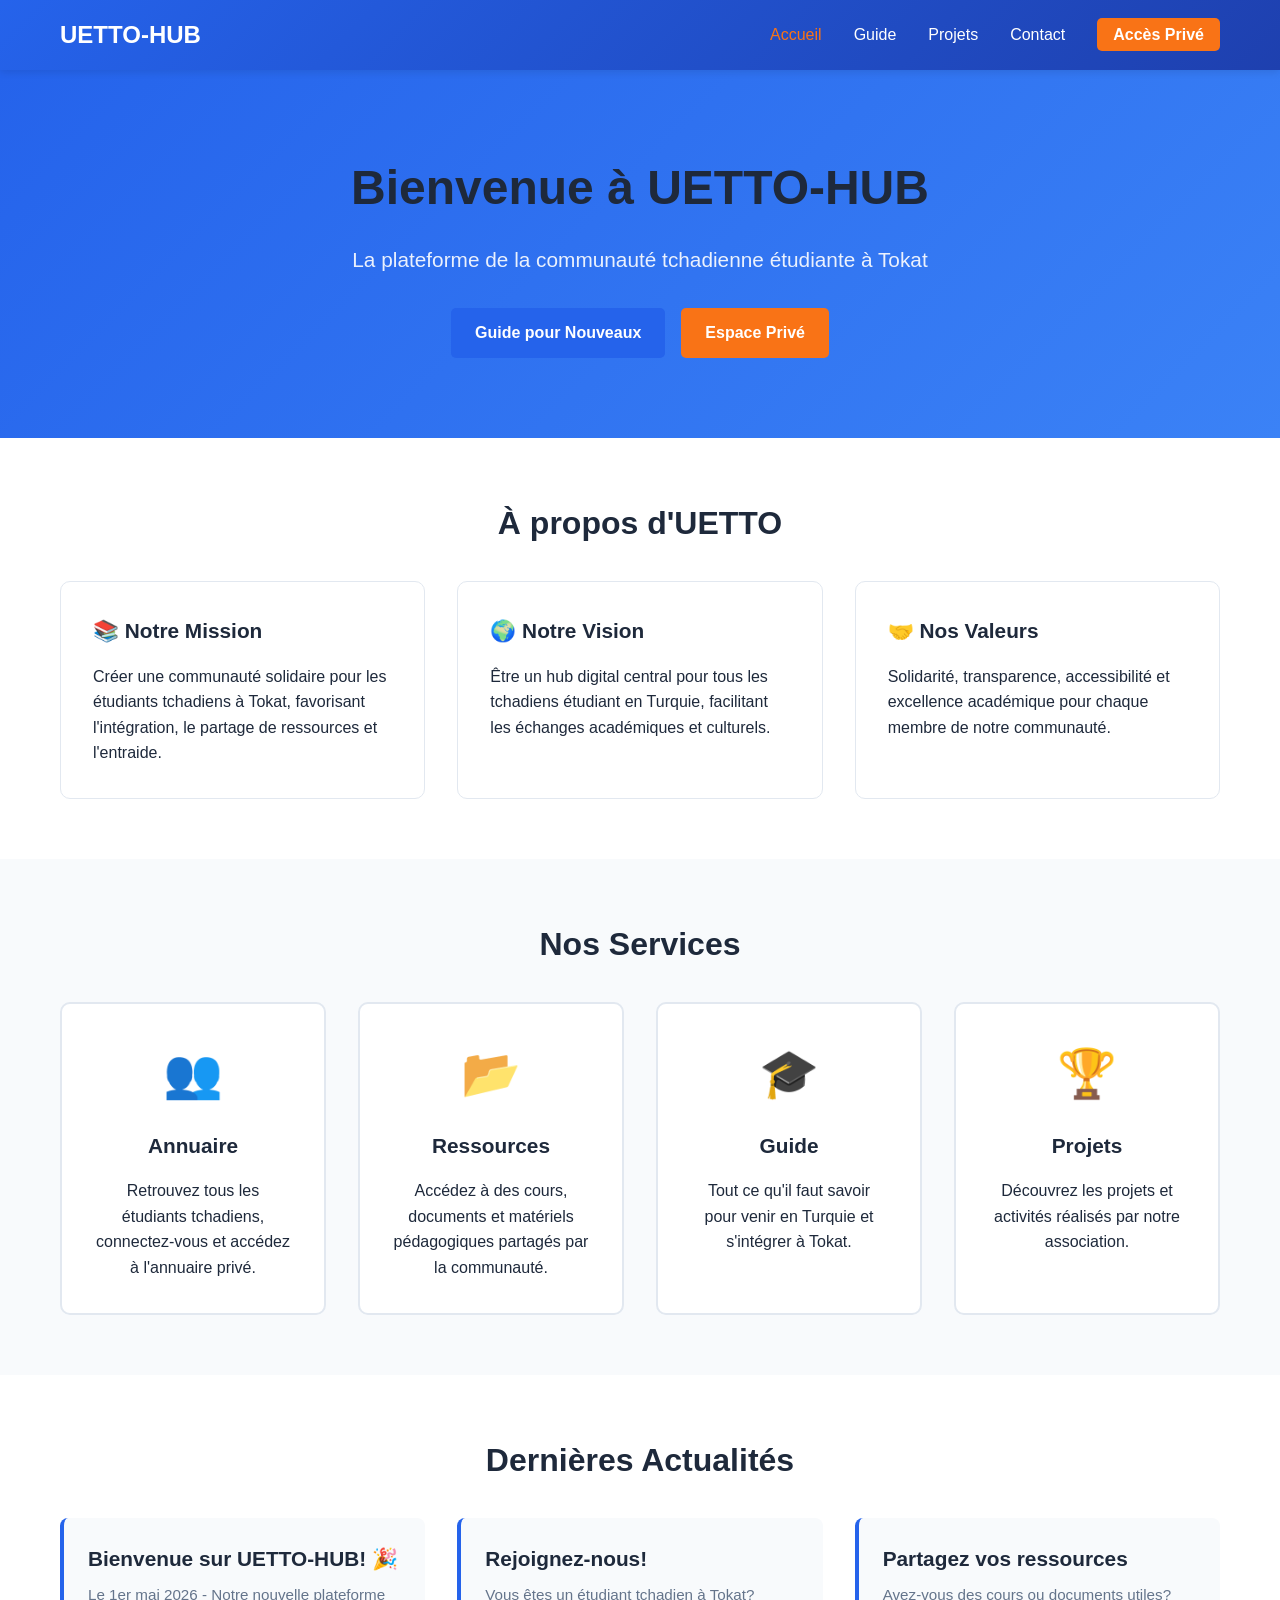
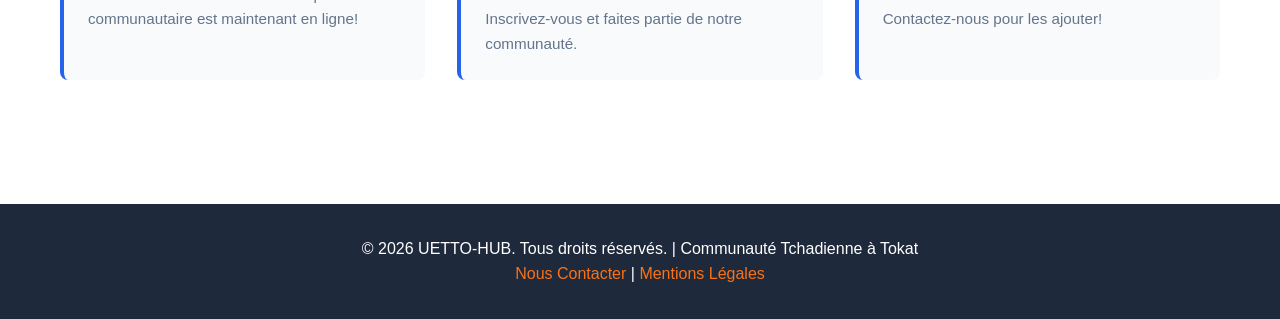
<file: index.html>
<!DOCTYPE html>
<html lang="fr">
<head>
    <meta charset="UTF-8">
    <meta name="viewport" content="width=device-width, initial-scale=1.0">
    <title>UETTO-HUB - Communauté Tchadienne à Tokat</title>
    <link rel="stylesheet" href="css/style.css">
</head>
<body>
    <nav class="navbar">
        <div class="container">
            <div class="nav-brand">UETTO-HUB</div>
            <ul class="nav-links">
                <li><a href="index.html" class="active">Accueil</a></li>
                <li><a href="guide.html">Guide</a></li>
                <li><a href="projets.html">Projets</a></li>
                <li><a href="contact.html">Contact</a></li>
                <li><a href="login.html" class="btn-login">Accès Privé</a></li>
            </ul>
        </div>
    </nav>

    <header class="hero">
        <div class="hero-content">
            <h1>Bienvenue à UETTO-HUB</h1>
            <p>La plateforme de la communauté tchadienne étudiante à Tokat</p>
            <div class="hero-buttons">
                <a href="guide.html" class="btn btn-primary">Guide pour Nouveaux</a>
                <a href="login.html" class="btn btn-secondary">Espace Privé</a>
            </div>
        </div>
    </header>

    <section class="section">
        <div class="container">
            <h2>À propos d'UETTO</h2>
            <div class="grid-3">
                <div class="card">
                    <h3>📚 Notre Mission</h3>
                    <p>Créer une communauté solidaire pour les étudiants tchadiens à Tokat, favorisant l'intégration, le partage de ressources et l'entraide.</p>
                </div>
                <div class="card">
                    <h3>🌍 Notre Vision</h3>
                    <p>Être un hub digital central pour tous les tchadiens étudiant en Turquie, facilitant les échanges académiques et culturels.</p>
                </div>
                <div class="card">
                    <h3>🤝 Nos Valeurs</h3>
                    <p>Solidarité, transparence, accessibilité et excellence académique pour chaque membre de notre communauté.</p>
                </div>
            </div>
        </div>
    </section>

    <section class="section bg-light">
        <div class="container">
            <h2>Nos Services</h2>
            <div class="grid-2">
                <div class="card-service">
                    <span class="icon">👥</span>
                    <h3>Annuaire</h3>
                    <p>Retrouvez tous les étudiants tchadiens, connectez-vous et accédez à l'annuaire privé.</p>
                </div>
                <div class="card-service">
                    <span class="icon">📂</span>
                    <h3>Ressources</h3>
                    <p>Accédez à des cours, documents et matériels pédagogiques partagés par la communauté.</p>
                </div>
                <div class="card-service">
                    <span class="icon">🎓</span>
                    <h3>Guide</h3>
                    <p>Tout ce qu'il faut savoir pour venir en Turquie et s'intégrer à Tokat.</p>
                </div>
                <div class="card-service">
                    <span class="icon">🏆</span>
                    <h3>Projets</h3>
                    <p>Découvrez les projets et activités réalisés par notre association.</p>
                </div>
            </div>
        </div>
    </section>

    <section class="section">
        <div class="container">
            <h2>Dernières Actualités</h2>
            <div class="news-grid">
                <div class="news-item">
                    <h3>Bienvenue sur UETTO-HUB! 🎉</h3>
                    <p>Le 1er mai 2026 - Notre nouvelle plateforme communautaire est maintenant en ligne!</p>
                </div>
                <div class="news-item">
                    <h3>Rejoignez-nous!</h3>
                    <p>Vous êtes un étudiant tchadien à Tokat? Inscrivez-vous et faites partie de notre communauté.</p>
                </div>
                <div class="news-item">
                    <h3>Partagez vos ressources</h3>
                    <p>Avez-vous des cours ou documents utiles? Contactez-nous pour les ajouter!</p>
                </div>
            </div>
        </div>
    </section>

    <footer>
        <div class="container">
            <p>&copy; 2026 UETTO-HUB. Tous droits réservés. | Communauté Tchadienne à Tokat</p>
            <p><a href="contact.html">Nous Contacter</a> | <a href="#">Mentions Légales</a></p>
        </div>
    </footer>

    <script src="js/main.js"></script>
</body>
</html>
</file>
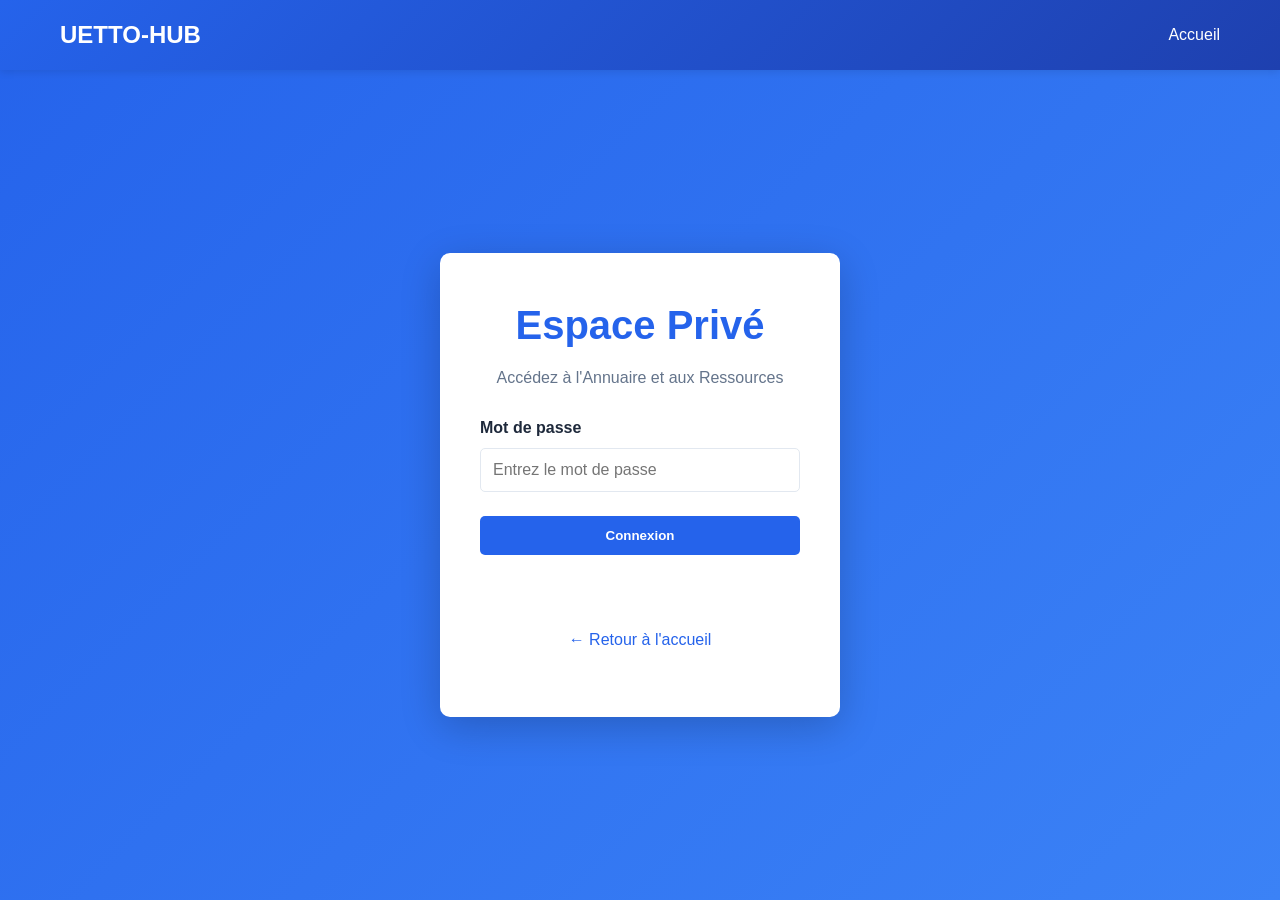
<file: admin.html>
<!DOCTYPE html>
<html lang="fr">
<head>
    <meta charset="UTF-8">
    <meta name="viewport" content="width=device-width, initial-scale=1.0">
    <title>Admin - UETTO-HUB</title>
    <link rel="stylesheet" href="css/style.css">
</head>
<body>
    <nav class="navbar">
        <div class="container">
            <div class="nav-brand">UETTO-HUB</div>
            <ul class="nav-links">
                <li><a href="dashboard.html">Tableau de Bord</a></li>
                <li><a href="admin.html" class="active">Admin</a></li>
                <li><button onclick="logout()" class="btn-logout">Déconnexion</button></li>
            </ul>
        </div>
    </nav>

    <div class="container" style="padding: 40px 20px;">
        <h1>🔐 Panneau d'Administration</h1>
        <p class="subtitle">Gérez les étudiants et les ressources</p>

        <div class="admin-tabs">
            <button class="tab-btn active" onclick="switchTab('students')">👥 Étudiants</button>
            <button class="tab-btn" onclick="switchTab('resources')">📂 Ressources</button>
            <button class="tab-btn" onclick="switchTab('projects')">🏆 Projets</button>
        </div>

        <!-- Tab Étudiants -->
        <div id="studentsTab" class="tab-content active">
            <h2>Gestion des Étudiants</h2>
            <div id="adminLoginPrompt" style="display:none; background: var(--bg-light); padding: 2rem; border-radius: 10px;">
                <p style="margin-bottom: 1rem;">Veuillez entrer le mot de passe admin pour accéder à cette section.</p>
                <input type="password" id="adminPassword" placeholder="Mot de passe admin" class="form-input" style="max-width: 300px; margin-bottom: 1rem;">
                <button onclick="verifyAdmin()" class="btn btn-primary">Vérifier</button>
            </div>
            <div id="studentsAdmin" style="display:none;">
                <div class="admin-form">
                    <h3>Ajouter un Nouvel Étudiant</h3>
                    <form id="addStudentForm">
                        <div class="form-group">
                            <label for="studentNom">Nom Complet *</label>
                            <input type="text" id="studentNom" required>
                        </div>
                        <div class="form-group">
                            <label for="studentUniversite">Université *</label>
                            <input type="text" id="studentUniversite" required>
                        </div>
                        <div class="form-group">
                            <label for="studentFiliere">Filière *</label>
                            <input type="text" id="studentFiliere" required>
                        </div>
                        <div class="form-group">
                            <label for="studentAnnee">Année d'Étude *</label>
                            <input type="text" id="studentAnnee" required>
                        </div>
                        <div class="form-group">
                            <label for="studentEmail">Email</label>
                            <input type="email" id="studentEmail">
                        </div>
                        <div class="form-group">
                            <label for="studentTelephone">Téléphone</label>
                            <input type="tel" id="studentTelephone">
                        </div>
                        <div class="form-group">
                            <label for="studentPhoto">Photo (URL)</label>
                            <input type="text" id="studentPhoto" placeholder="assets/images/photo.jpg">
                        </div>
                        <div class="form-group">
                            <label>
                                <input type="checkbox" id="studentShowPrivate">
                                Afficher les infos privées (email, tél)
                            </label>
                        </div>
                        <button type="submit" class="btn btn-primary">Ajouter l'Étudiant</button>
                    </form>
                    <div id="addStudentMessage" class="form-message"></div>
                </div>
            </div>
        </div>

        <!-- Tab Ressources -->
        <div id="resourcesTab" class="tab-content" style="display:none;">
            <h2>Gestion des Ressources</h2>
            <div id="resourcesAdmin" style="display:none;">
                <div class="admin-form">
                    <h3>Ajouter une Nouvelle Ressource</h3>
                    <form id="addResourceForm">
                        <div class="form-group">
                            <label for="resourceTitre">Titre *</label>
                            <input type="text" id="resourceTitre" required>
                        </div>
                        <div class="form-group">
                            <label for="resourceDescription">Description</label>
                            <textarea id="resourceDescription" rows="3"></textarea>
                        </div>
                        <div class="form-group">
                            <label for="resourceCategorie">Catégorie *</label>
                            <input type="text" id="resourceCategorie" placeholder="ex: Mathématiques, Programmation" required>
                        </div>
                        <div class="form-group">
                            <label for="resourceType">Type *</label>
                            <select id="resourceType" required>
                                <option value="">-- Sélectionner --</option>
                                <option value="pdf">PDF</option>
                                <option value="video">Vidéo</option>
                                <option value="lien">Lien</option>
                                <option value="document">Document</option>
                                <option value="image">Image</option>
                            </select>
                        </div>
                        <div class="form-group">
                            <label for="resourceFichier">Lien du Fichier (URL)</label>
                            <input type="text" id="resourceFichier" placeholder="assets/documents/file.pdf">
                        </div>
                        <button type="submit" class="btn btn-primary">Ajouter la Ressource</button>
                    </form>
                    <div id="addResourceMessage" class="form-message"></div>
                </div>
            </div>
        </div>

        <!-- Tab Projets -->
        <div id="projectsTab" class="tab-content" style="display:none;">
            <h2>Gestion des Projets</h2>
            <div id="projectsAdmin" style="display:none;">
                <div class="admin-form">
                    <h3>Ajouter un Nouveau Projet</h3>
                    <form id="addProjectForm">
                        <div class="form-group">
                            <label for="projectTitre">Titre du Projet *</label>
                            <input type="text" id="projectTitre" required>
                        </div>
                        <div class="form-group">
                            <label for="projectDescription">Description</label>
                            <textarea id="projectDescription" rows="3"></textarea>
                        </div>
                        <div class="form-group">
                            <label for="projectCategorie">Catégorie</label>
                            <input type="text" id="projectCategorie" placeholder="ex: Social, Technologie">
                        </div>
                        <div class="form-group">
                            <label for="projectDate">Date</label>
                            <input type="text" id="projectDate" placeholder="ex: Mai 2026">
                        </div>
                        <div class="form-group">
                            <label for="projectImage">Image (URL)</label>
                            <input type="text" id="projectImage" placeholder="assets/images/project.jpg">
                        </div>
                        <button type="submit" class="btn btn-primary">Ajouter le Projet</button>
                    </form>
                    <div id="addProjectMessage" class="form-message"></div>
                </div>
            </div>
        </div>
    </div>

    <footer>
        <div class="container">
            <p>&copy; 2026 UETTO-HUB. Tous droits réservés.</p>
        </div>
    </footer>

    <script>
        if (!localStorage.getItem('uetto_authenticated')) {
            window.location.href = 'login.html';
        }

        document.addEventListener('DOMContentLoaded', function() {
            checkAdminAccess();
        });

        function checkAdminAccess() {
            if (localStorage.getItem('uetto_admin') !== 'true') {
                document.getElementById('adminLoginPrompt').style.display = 'block';
                document.getElementById('studentsAdmin').style.display = 'none';
                document.getElementById('resourcesAdmin').style.display = 'none';
                document.getElementById('projectsAdmin').style.display = 'none';
            } else {
                unlockAdmin();
            }
        }

        function verifyAdmin() {
            const password = document.getElementById('adminPassword').value;
            if (password === 'uetto2021') {
                localStorage.setItem('uetto_admin', 'true');
                unlockAdmin();
            } else {
                alert('❌ Mot de passe admin incorrect');
                document.getElementById('adminPassword').value = '';
            }
        }

        function unlockAdmin() {
            document.getElementById('adminLoginPrompt').style.display = 'none';
            document.getElementById('studentsAdmin').style.display = 'block';
            document.getElementById('resourcesAdmin').style.display = 'block';
            document.getElementById('projectsAdmin').style.display = 'block';
            
            setupForms();
        }

        function setupForms() {
            document.getElementById('addStudentForm').addEventListener('submit', addStudent);
            document.getElementById('addResourceForm').addEventListener('submit', addResource);
            document.getElementById('addProjectForm').addEventListener('submit', addProject);
        }

        function addStudent(e) {
            e.preventDefault();
            const student = {
                id: Date.now(),
                nom: document.getElementById('studentNom').value,
                universite: document.getElementById('studentUniversite').value,
                filiere: document.getElementById('studentFiliere').value,
                annee: document.getElementById('studentAnnee').value,
                email: document.getElementById('studentEmail').value || '',
                telephone: document.getElementById('studentTelephone').value || '',
                photo: document.getElementById('studentPhoto').value || '',
                showPrivate: document.getElementById('studentShowPrivate').checked
            };

            let students = JSON.parse(localStorage.getItem('uetto_students') || '[]');
            students.push(student);
            localStorage.setItem('uetto_students', JSON.stringify(students));

            document.getElementById('addStudentMessage').textContent = '✅ Étudiant ajouté avec succès!';
            document.getElementById('addStudentMessage').className = 'form-message success';
            document.getElementById('addStudentForm').reset();
            setTimeout(() => document.getElementById('addStudentMessage').textContent = '', 3000);
        }

        function addResource(e) {
            e.preventDefault();
            const resource = {
                id: Date.now(),
                titre: document.getElementById('resourceTitre').value,
                description: document.getElementById('resourceDescription').value,
                categorie: document.getElementById('resourceCategorie').value,
                type: document.getElementById('resourceType').value,
                fichier: document.getElementById('resourceFichier').value || ''
            };

            let resources = JSON.parse(localStorage.getItem('uetto_resources') || '[]');
            resources.push(resource);
            localStorage.setItem('uetto_resources', JSON.stringify(resources));

            document.getElementById('addResourceMessage').textContent = '✅ Ressource ajoutée avec succès!';
            document.getElementById('addResourceMessage').className = 'form-message success';
            document.getElementById('addResourceForm').reset();
            setTimeout(() => document.getElementById('addResourceMessage').textContent = '', 3000);
        }

        function addProject(e) {
            e.preventDefault();
            const project = {
                id: Date.now(),
                titre: document.getElementById('projectTitre').value,
                description: document.getElementById('projectDescription').value,
                categorie: document.getElementById('projectCategorie').value,
                date: document.getElementById('projectDate').value,
                image: document.getElementById('projectImage').value || ''
            };

            let projects = JSON.parse(localStorage.getItem('uetto_projects') || '[]');
            projects.push(project);
            localStorage.setItem('uetto_projects', JSON.stringify(projects));

            document.getElementById('addProjectMessage').textContent = '✅ Projet ajouté avec succès!';
            document.getElementById('addProjectMessage').className = 'form-message success';
            document.getElementById('addProjectForm').reset();
            setTimeout(() => document.getElementById('addProjectMessage').textContent = '', 3000);
        }

        function switchTab(tab) {
            document.querySelectorAll('.tab-content').forEach(el => el.style.display = 'none');
            document.querySelectorAll('.tab-btn').forEach(el => el.classList.remove('active'));
            
            document.getElementById(tab + 'Tab').style.display = 'block';
            event.target.classList.add('active');
        }

        function logout() {
            if (confirm('Êtes-vous sûr de vouloir vous déconnecter?')) {
                localStorage.removeItem('uetto_authenticated');
                localStorage.removeItem('uetto_admin');
                window.location.href = 'index.html';
            }
        }
    </script>
</body>
</html>
</file>
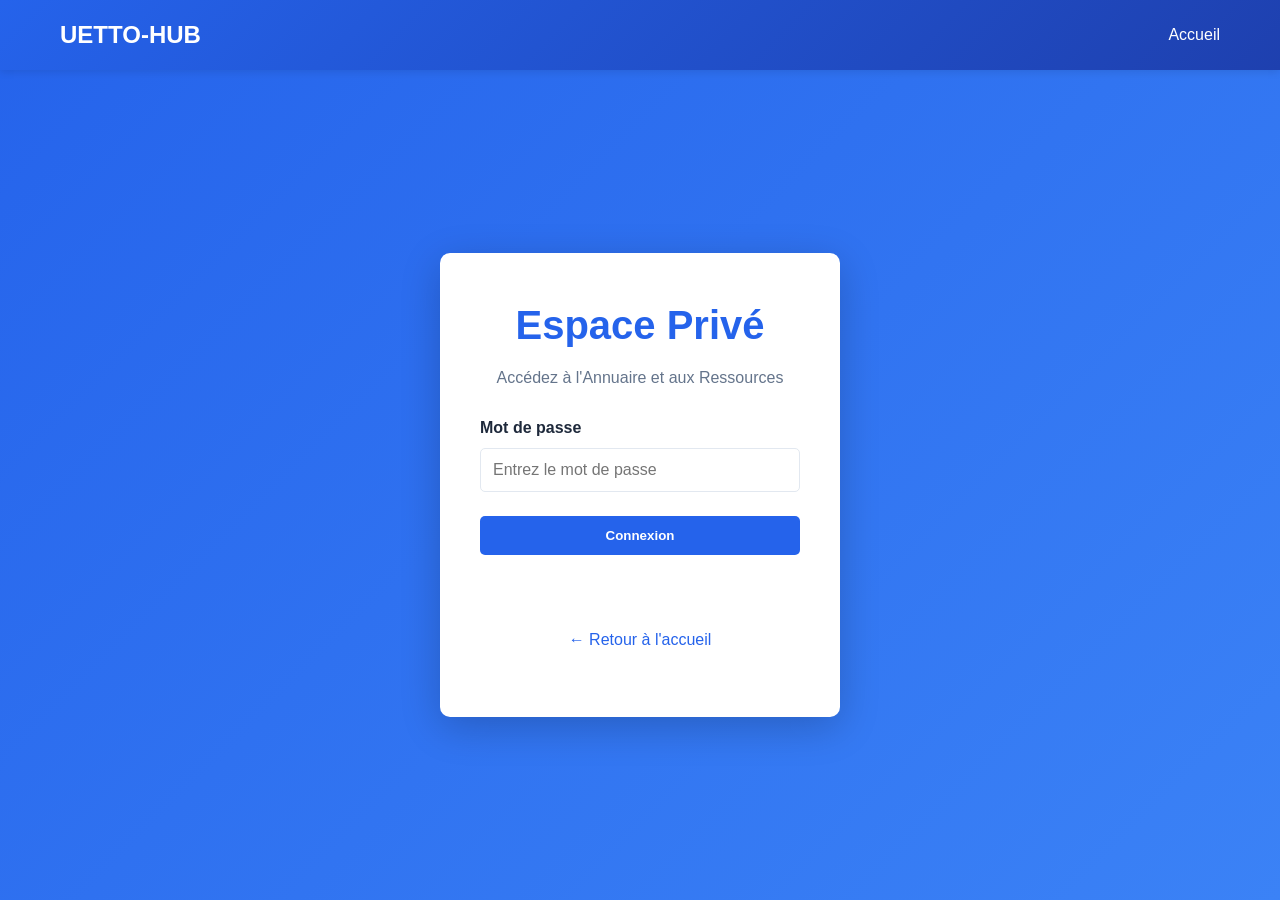
<file: annuaire.html>
<!DOCTYPE html>
<html lang="fr">
<head>
    <meta charset="UTF-8">
    <meta name="viewport" content="width=device-width, initial-scale=1.0">
    <title>Annuaire - UETTO-HUB</title>
    <link rel="stylesheet" href="css/style.css">
</head>
<body>
    <nav class="navbar">
        <div class="container">
            <div class="nav-brand">UETTO-HUB</div>
            <ul class="nav-links">
                <li><a href="index.html">Accueil</a></li>
                <li><a href="dashboard.html">Tableau de Bord</a></li>
                <li><a href="annuaire.html" class="active">Annuaire</a></li>
                <li><a href="ressources.html">Ressources</a></li>
                <li><button onclick="logout()" class="btn-logout">Déconnexion</button></li>
            </ul>
        </div>
    </nav>

    <div class="container" style="padding: 40px 20px;">
        <h1>Annuaire des Étudiants</h1>
        <p class="subtitle">Base de données des étudiants tchadiens à Tokat</p>

        <div class="filters">
            <input type="text" id="searchInput" placeholder="Rechercher par nom..." class="search-input">
            <select id="filterUniversite" class="filter-select">
                <option value="">Toutes les universités</option>
            </select>
            <select id="filterFiliere" class="filter-select">
                <option value="">Toutes les filières</option>
            </select>
            <select id="filterAnnee" class="filter-select">
                <option value="">Tous les niveaux</option>
            </select>
        </div>

        <div id="studentsContainer" class="students-grid">
        </div>
    </div>

    <footer>
        <div class="container">
            <p>&copy; 2026 UETTO-HUB. Tous droits réservés.</p>
        </div>
    </footer>

    <script>
        if (!localStorage.getItem('uetto_authenticated')) {
            window.location.href = 'login.html';
        }

        let allStudents = [];

        document.addEventListener('DOMContentLoaded', function() {
            loadStudents();
        });

        function loadStudents() {
            fetch('data/students.json')
                .then(response => response.json())
                .then(students => {
                    allStudents = students;
                    displayStudents(students);
                    populateFilters(students);
                })
                .catch(err => {
                    console.error('Erreur:', err);
                    document.getElementById('studentsContainer').innerHTML = '<p>Erreur chargement des données</p>';
                });
        }

        function displayStudents(students) {
            const container = document.getElementById('studentsContainer');
            if (students.length === 0) {
                container.innerHTML = '<p style="grid-column: 1/-1; text-align: center;">Aucun étudiant trouvé.</p>';
                return;
            }
            container.innerHTML = students.map(student => `
                <div class="student-card">
                    ${student.photo ? `<img src="${student.photo}" alt="${student.nom}" class="student-photo">` : `<div class="student-photo-placeholder">📷</div>`}
                    <h3>${student.nom}</h3>
                    <p><strong>Université:</strong> ${student.universite}</p>
                    <p><strong>Filière:</strong> ${student.filiere}</p>
                    <p><strong>Niveau:</strong> ${student.annee}</p>
                    ${student.showPrivate ? `
                        <div class="private-info">
                            <p><strong>📧 Email:</strong> ${student.email || 'N/A'}</p>
                            <p><strong>📱 Téléphone:</strong> ${student.telephone || 'N/A'}</p>
                        </div>
                    ` : ''}
                </div>
            `).join('');
        }

        function populateFilters(students) {
            const universites = [...new Set(students.map(s => s.universite))];
            const filieres = [...new Set(students.map(s => s.filiere))];
            const annees = [...new Set(students.map(s => s.annee))];

            document.getElementById('filterUniversite').innerHTML = `
                <option value="">Toutes les universités</option>
                ${universites.map(u => `<option value="${u}">${u}</option>`).join('')}
            `;
            document.getElementById('filterFiliere').innerHTML = `
                <option value="">Toutes les filières</option>
                ${filieres.map(f => `<option value="${f}">${f}</option>`).join('')}
            `;
            document.getElementById('filterAnnee').innerHTML = `
                <option value="">Tous les niveaux</option>
                ${annees.map(a => `<option value="${a}">${a}</option>`).join('')}
            `;
        }

        document.getElementById('searchInput').addEventListener('input', filterStudents);
        document.getElementById('filterUniversite').addEventListener('change', filterStudents);
        document.getElementById('filterFiliere').addEventListener('change', filterStudents);
        document.getElementById('filterAnnee').addEventListener('change', filterStudents);

        function filterStudents() {
            const search = document.getElementById('searchInput').value.toLowerCase();
            const universite = document.getElementById('filterUniversite').value;
            const filiere = document.getElementById('filterFiliere').value;
            const annee = document.getElementById('filterAnnee').value;

            const filtered = allStudents.filter(student => {
                return (
                    student.nom.toLowerCase().includes(search) &&
                    (!universite || student.universite === universite) &&
                    (!filiere || student.filiere === filiere) &&
                    (!annee || student.annee === annee)
                );
            });

            displayStudents(filtered);
        }

        function logout() {
            if (confirm('Êtes-vous sûr de vouloir vous déconnecter?')) {
                localStorage.removeItem('uetto_authenticated');
                localStorage.removeItem('uetto_admin');
                window.location.href = 'index.html';
            }
        }
    </script>
</body>
</html>
</file>
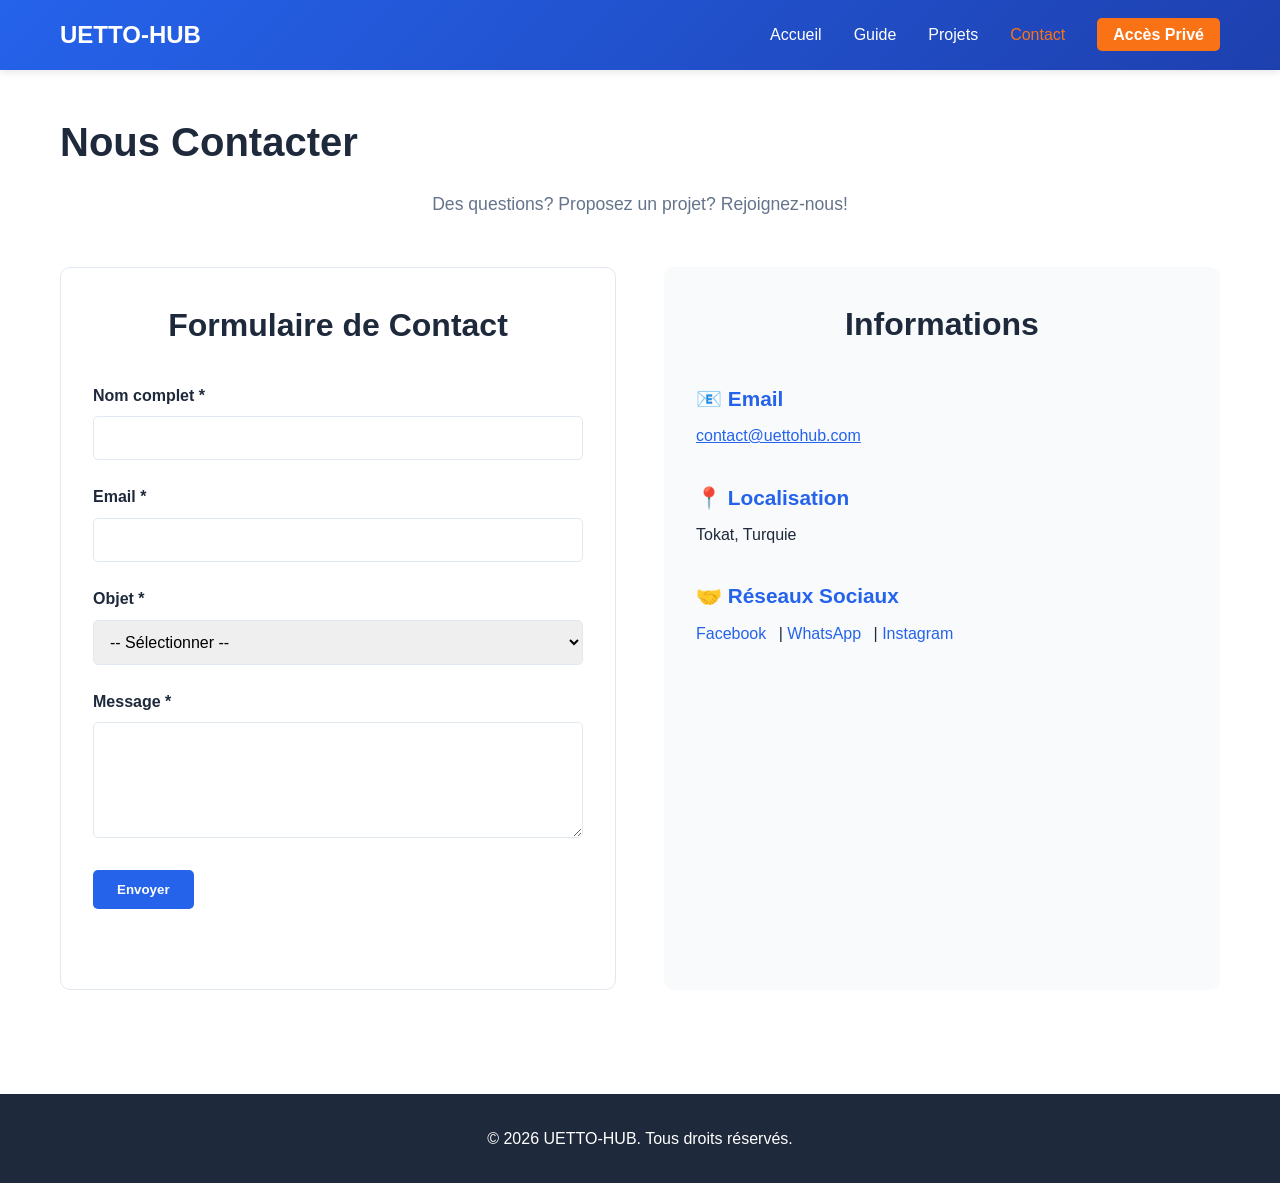
<file: contact.html>
<!DOCTYPE html>
<html lang="fr">
<head>
    <meta charset="UTF-8">
    <meta name="viewport" content="width=device-width, initial-scale=1.0">
    <title>Contact - UETTO-HUB</title>
    <link rel="stylesheet" href="css/style.css">
</head>
<body>
    <nav class="navbar">
        <div class="container">
            <div class="nav-brand">UETTO-HUB</div>
            <ul class="nav-links">
                <li><a href="index.html">Accueil</a></li>
                <li><a href="guide.html">Guide</a></li>
                <li><a href="projets.html">Projets</a></li>
                <li><a href="contact.html" class="active">Contact</a></li>
                <li><a href="login.html" class="btn-login">Accès Privé</a></li>
            </ul>
        </div>
    </nav>

    <div class="container" style="padding: 40px 20px;">
        <h1>Nous Contacter</h1>
        <p class="subtitle">Des questions? Proposez un projet? Rejoignez-nous!</p>

        <div class="contact-section">
            <div class="contact-form">
                <h2>Formulaire de Contact</h2>
                <form id="contactForm">
                    <div class="form-group">
                        <label for="nom">Nom complet *</label>
                        <input type="text" id="nom" name="nom" required>
                    </div>
                    <div class="form-group">
                        <label for="email">Email *</label>
                        <input type="email" id="email" name="email" required>
                    </div>
                    <div class="form-group">
                        <label for="objet">Objet *</label>
                        <select id="objet" name="objet" required>
                            <option value="">-- Sélectionner --</option>
                            <option value="inscription">Inscription - Nouvel Étudiant</option>
                            <option value="projet">Proposer un Projet</option>
                            <option value="ressource">Partager une Ressource</option>
                            <option value="question">Question Générale</option>
                            <option value="autre">Autre</option>
                        </select>
                    </div>
                    <div class="form-group">
                        <label for="message">Message *</label>
                        <textarea id="message" name="message" rows="5" required></textarea>
                    </div>
                    <button type="submit" class="btn btn-primary">Envoyer</button>
                </form>
                <div id="formMessage" class="form-message"></div>
            </div>

            <div class="contact-info">
                <h2>Informations</h2>
                <div class="info-item">
                    <h3>📧 Email</h3>
                    <p><a href="mailto:contact@uettohub.com">contact@uettohub.com</a></p>
                </div>
                <div class="info-item">
                    <h3>📍 Localisation</h3>
                    <p>Tokat, Turquie</p>
                </div>
                <div class="info-item">
                    <h3>🤝 Réseaux Sociaux</h3>
                    <p>
                        <a href="#" class="social-link">Facebook</a> | 
                        <a href="#" class="social-link">WhatsApp</a> | 
                        <a href="#" class="social-link">Instagram</a>
                    </p>
                </div>
            </div>
        </div>
    </div>

    <footer>
        <div class="container">
            <p>&copy; 2026 UETTO-HUB. Tous droits réservés.</p>
        </div>
    </footer>

    <script src="js/main.js"></script>
    <script>
        document.getElementById('contactForm').addEventListener('submit', function(e) {
            e.preventDefault();
            const formMessage = document.getElementById('formMessage');
            formMessage.textContent = '✅ Merci! Votre message a été reçu. Nous vous répondrons bientôt.';
            formMessage.className = 'form-message success';
            this.reset();
            setTimeout(() => formMessage.textContent = '', 5000);
        });
    </script>
</body>
</html>
</file>
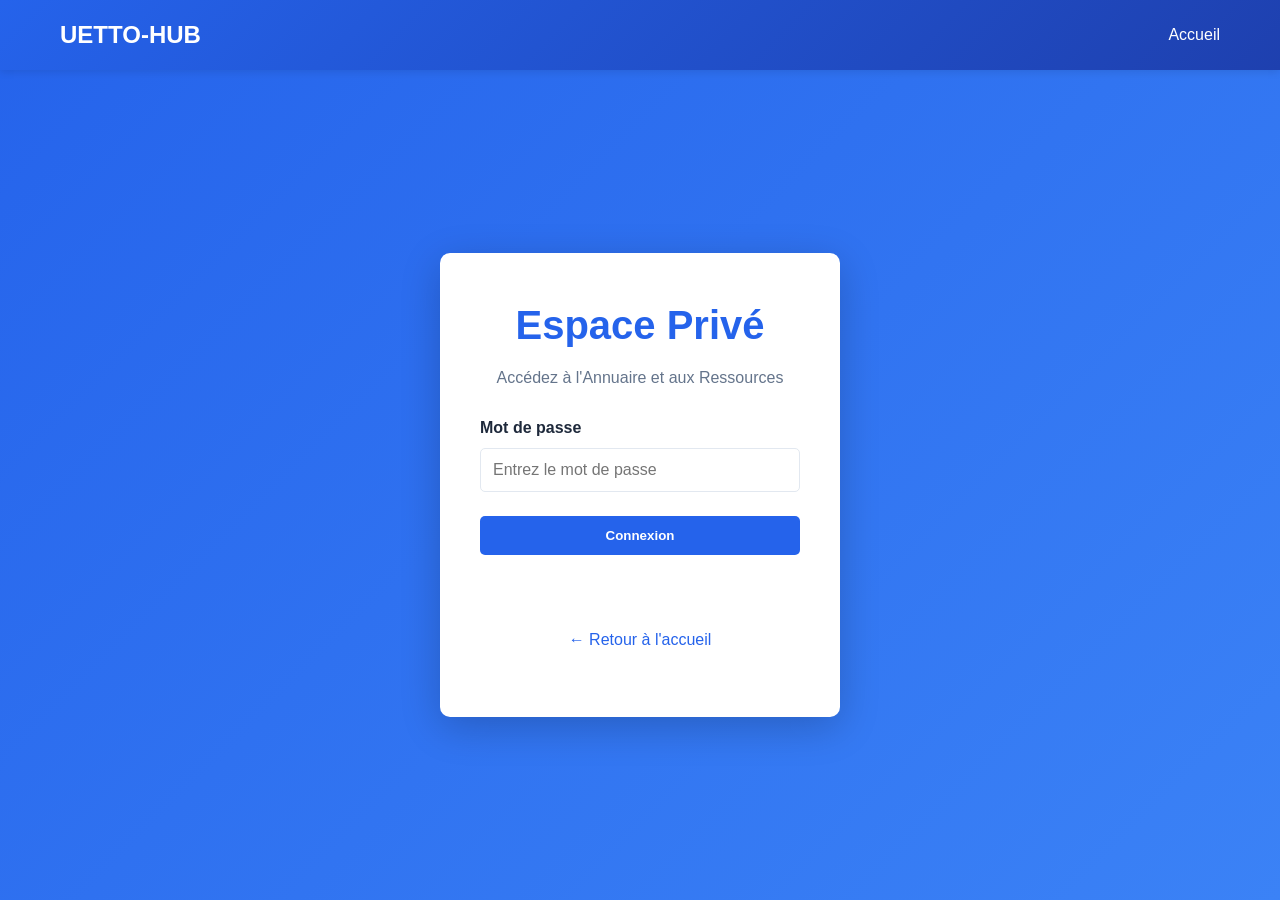
<file: dashboard.html>
<!DOCTYPE html>
<html lang="fr">
<head>
    <meta charset="UTF-8">
    <meta name="viewport" content="width=device-width, initial-scale=1.0">
    <title>Tableau de Bord - UETTO-HUB</title>
    <link rel="stylesheet" href="css/style.css">
</head>
<body>
    <nav class="navbar">
        <div class="container">
            <div class="nav-brand">UETTO-HUB</div>
            <ul class="nav-links">
                <li><a href="index.html">Accueil</a></li>
                <li><a href="dashboard.html" class="active">Tableau de Bord</a></li>
                <li><a href="annuaire.html">Annuaire</a></li>
                <li><a href="ressources.html">Ressources</a></li>
                <li><button onclick="logout()" class="btn-logout">Déconnexion</button></li>
            </ul>
        </div>
    </nav>

    <div class="container" style="padding: 40px 20px;">
        <h1>Tableau de Bord</h1>
        <p class="subtitle">Bienvenue dans votre espace privé</p>

        <div class="dashboard-grid">
            <div class="dashboard-card">
                <h3>👥 Annuaire</h3>
                <p>Consultez et connectez-vous avec tous les étudiants tchadiens.</p>
                <a href="annuaire.html" class="btn btn-primary">Accéder</a>
            </div>
            <div class="dashboard-card">
                <h3>📂 Ressources</h3>
                <p>Accédez aux cours, documents et matériels pédagogiques.</p>
                <a href="ressources.html" class="btn btn-primary">Accéder</a>
            </div>
            <div class="dashboard-card">
                <h3>🔐 Gestion Admin</h3>
                <p>Administrez les étudiants et les ressources (Admin uniquement).</p>
                <a href="admin.html" class="btn btn-primary" id="adminLink" style="display: none;">Accéder</a>
                <p id="notAdmin" style="color: #999; font-size: 14px;">Accès réservé aux administrateurs</p>
            </div>
        </div>

        <div class="info-box">
            <h2>ℹ️ Information</h2>
            <p>Vous êtes connecté à l'espace privé d'UETTO-HUB. Voici ce que vous pouvez faire:</p>
            <ul>
                <li>📞 Trouver les coordonnées d'autres étudiants</li>
                <li>📚 Télécharger des ressources pédagogiques</li>
                <li>🤝 Vous connecter avec la communauté</li>
                <li>📝 Partager vos documents (contactez l'admin)</li>
            </ul>
        </div>
    </div>

    <footer>
        <div class="container">
            <p>&copy; 2026 UETTO-HUB. Tous droits réservés.</p>
        </div>
    </footer>

    <script>
        if (!localStorage.getItem('uetto_authenticated')) {
            window.location.href = 'login.html';
        }

        function logout() {
            if (confirm('Êtes-vous sûr de vouloir vous déconnecter?')) {
                localStorage.removeItem('uetto_authenticated');
                localStorage.removeItem('uetto_admin');
                window.location.href = 'index.html';
            }
        }

        if (localStorage.getItem('uetto_admin') === 'true') {
            document.getElementById('adminLink').style.display = 'inline-block';
            document.getElementById('notAdmin').style.display = 'none';
        }
    </script>
</body>
</html>
</file>
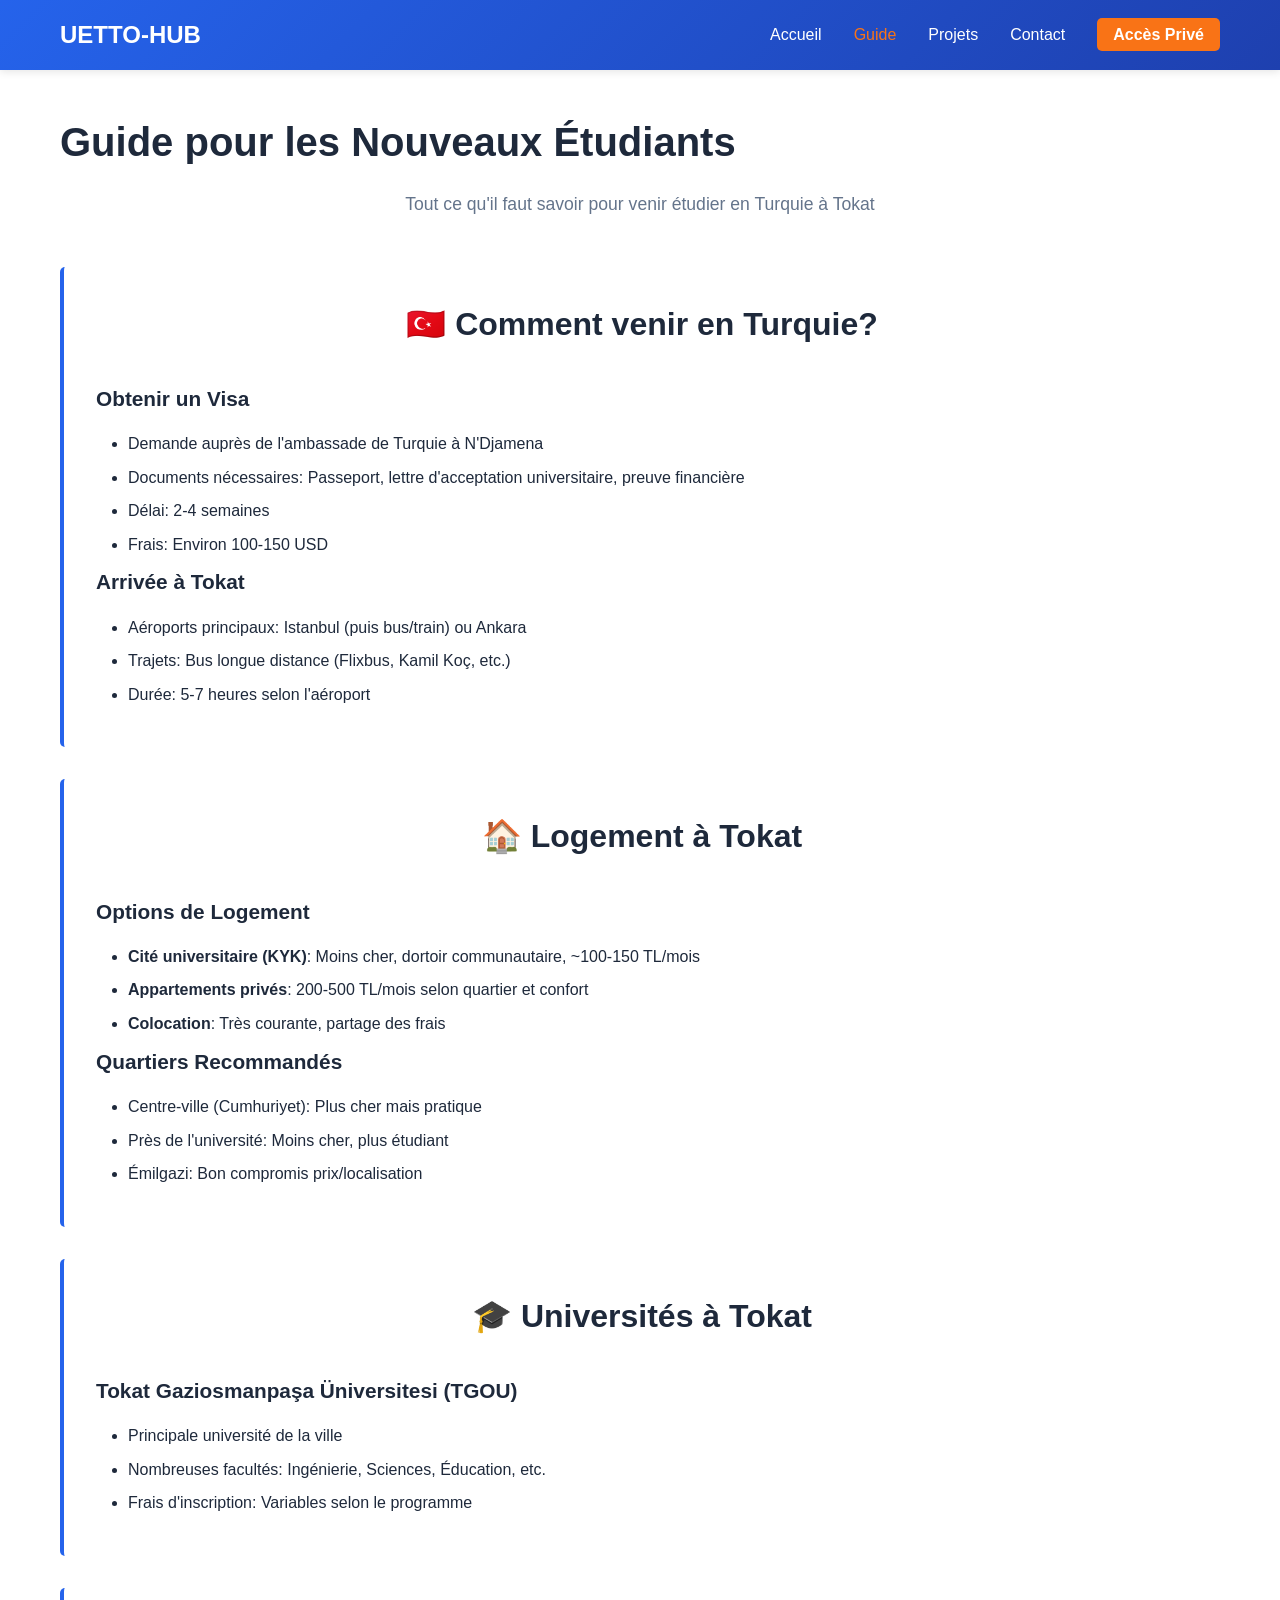
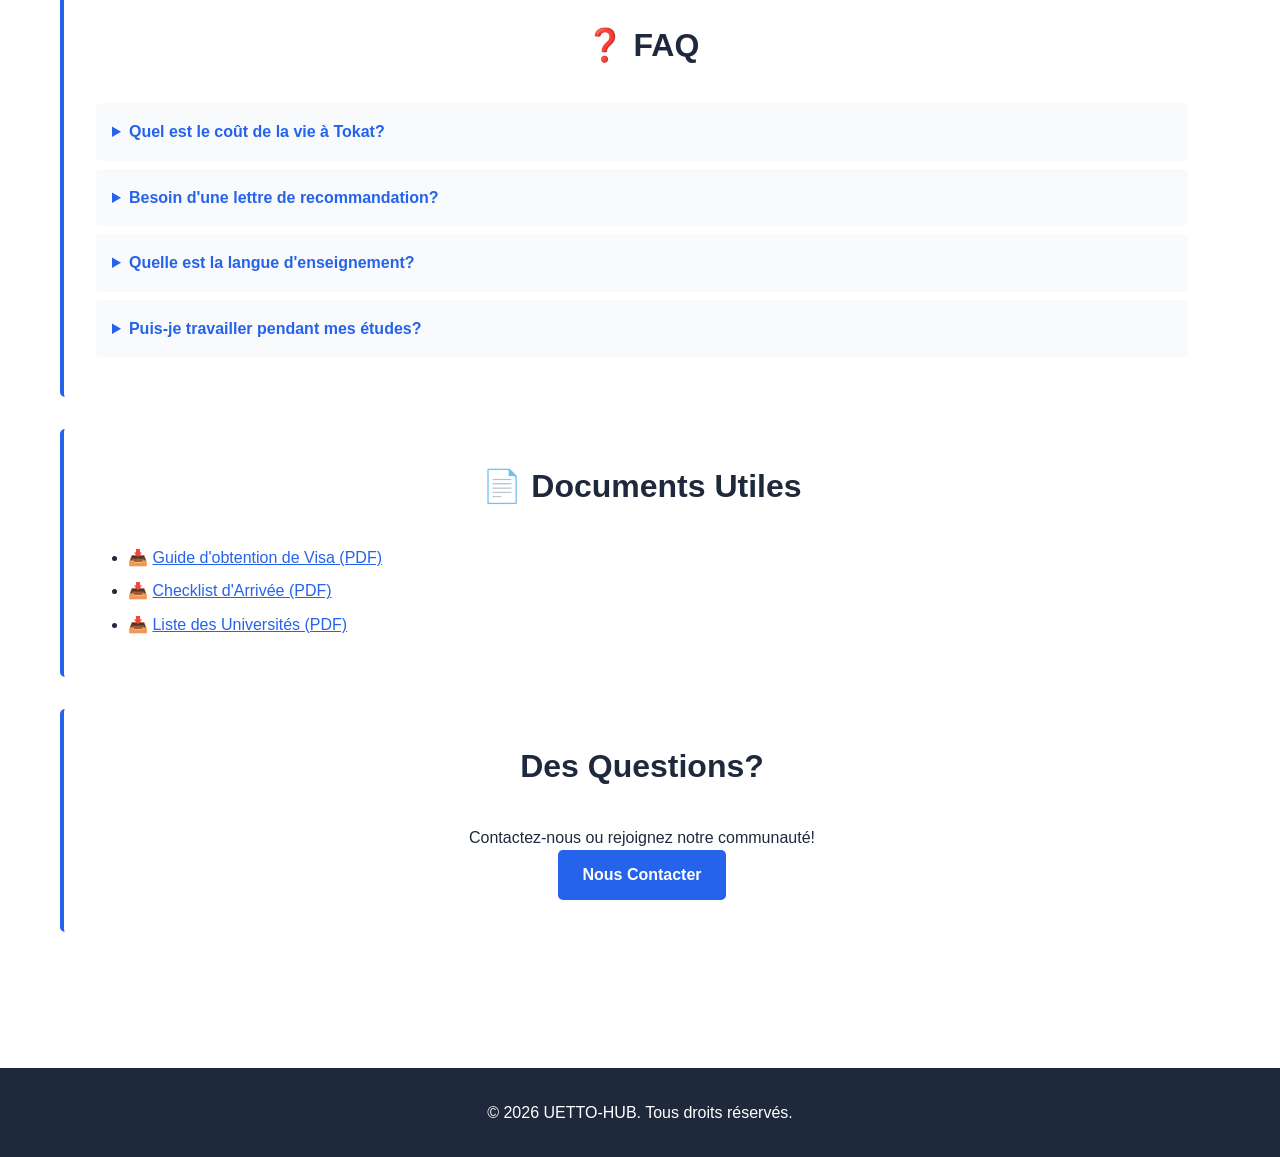
<file: guide.html>
<!DOCTYPE html>
<html lang="fr">
<head>
    <meta charset="UTF-8">
    <meta name="viewport" content="width=device-width, initial-scale=1.0">
    <title>Guide - UETTO-HUB</title>
    <link rel="stylesheet" href="css/style.css">
</head>
<body>
    <nav class="navbar">
        <div class="container">
            <div class="nav-brand">UETTO-HUB</div>
            <ul class="nav-links">
                <li><a href="index.html">Accueil</a></li>
                <li><a href="guide.html" class="active">Guide</a></li>
                <li><a href="projets.html">Projets</a></li>
                <li><a href="contact.html">Contact</a></li>
                <li><a href="login.html" class="btn-login">Accès Privé</a></li>
            </ul>
        </div>
    </nav>

    <div class="container" style="padding: 40px 20px;">
        <h1>Guide pour les Nouveaux Étudiants</h1>
        <p class="subtitle">Tout ce qu'il faut savoir pour venir étudier en Turquie à Tokat</p>

        <div class="guide-section">
            <h2>🇹🇷 Comment venir en Turquie?</h2>
            <div class="guide-content">
                <h3>Obtenir un Visa</h3>
                <ul>
                    <li>Demande auprès de l'ambassade de Turquie à N'Djamena</li>
                    <li>Documents nécessaires: Passeport, lettre d'acceptation universitaire, preuve financière</li>
                    <li>Délai: 2-4 semaines</li>
                    <li>Frais: Environ 100-150 USD</li>
                </ul>
                <h3>Arrivée à Tokat</h3>
                <ul>
                    <li>Aéroports principaux: Istanbul (puis bus/train) ou Ankara</li>
                    <li>Trajets: Bus longue distance (Flixbus, Kamil Koç, etc.)</li>
                    <li>Durée: 5-7 heures selon l'aéroport</li>
                </ul>
            </div>
        </div>

        <div class="guide-section">
            <h2>🏠 Logement à Tokat</h2>
            <div class="guide-content">
                <h3>Options de Logement</h3>
                <ul>
                    <li><strong>Cité universitaire (KYK)</strong>: Moins cher, dortoir communautaire, ~100-150 TL/mois</li>
                    <li><strong>Appartements privés</strong>: 200-500 TL/mois selon quartier et confort</li>
                    <li><strong>Colocation</strong>: Très courante, partage des frais</li>
                </ul>
                <h3>Quartiers Recommandés</h3>
                <ul>
                    <li>Centre-ville (Cumhuriyet): Plus cher mais pratique</li>
                    <li>Près de l'université: Moins cher, plus étudiant</li>
                    <li>Émilgazi: Bon compromis prix/localisation</li>
                </ul>
            </div>
        </div>

        <div class="guide-section">
            <h2>🎓 Universités à Tokat</h2>
            <div class="guide-content">
                <h3>Tokat Gaziosmanpaşa Üniversitesi (TGOU)</h3>
                <ul>
                    <li>Principale université de la ville</li>
                    <li>Nombreuses facultés: Ingénierie, Sciences, Éducation, etc.</li>
                    <li>Frais d'inscription: Variables selon le programme</li>
                </ul>
            </div>
        </div>

        <div class="guide-section">
            <h2>❓ FAQ</h2>
            <div class="faq">
                <details>
                    <summary>Quel est le coût de la vie à Tokat?</summary>
                    <p>Tokat est moins cher qu'Istanbul ou Ankara. Budget mensuel: 400-600 USD (logement + nourriture + transport)</p>
                </details>
                <details>
                    <summary>Besoin d'une lettre de recommandation?</summary>
                    <p>Oui, généralement demandée pour les études supérieures. Contactez vos professeurs précédents.</p>
                </details>
                <details>
                    <summary>Quelle est la langue d'enseignement?</summary>
                    <p>Le turc est la langue principale. Des cours d'anglais préparatoires sont souvent disponibles.</p>
                </details>
                <details>
                    <summary>Puis-je travailler pendant mes études?</summary>
                    <p>Oui, les étudiants peuvent travailler jusqu'à 24h/semaine selon leur visa.</p>
                </details>
            </div>
        </div>

        <div class="guide-section">
            <h2>📄 Documents Utiles</h2>
            <div class="guide-content">
                <ul>
                    <li>📥 <a href="assets/documents/visa-guide.pdf" class="link">Guide d'obtention de Visa (PDF)</a></li>
                    <li>📥 <a href="assets/documents/checklist-arrivee.pdf" class="link">Checklist d'Arrivée (PDF)</a></li>
                    <li>📥 <a href="assets/documents/universities-list.pdf" class="link">Liste des Universités (PDF)</a></li>
                </ul>
            </div>
        </div>

        <div class="guide-section" style="text-align: center;">
            <h2>Des Questions?</h2>
            <p>Contactez-nous ou rejoignez notre communauté!</p>
            <a href="contact.html" class="btn btn-primary">Nous Contacter</a>
        </div>
    </div>

    <footer>
        <div class="container">
            <p>&copy; 2026 UETTO-HUB. Tous droits réservés.</p>
        </div>
    </footer>

    <script src="js/main.js"></script>
</body>
</html>
</file>
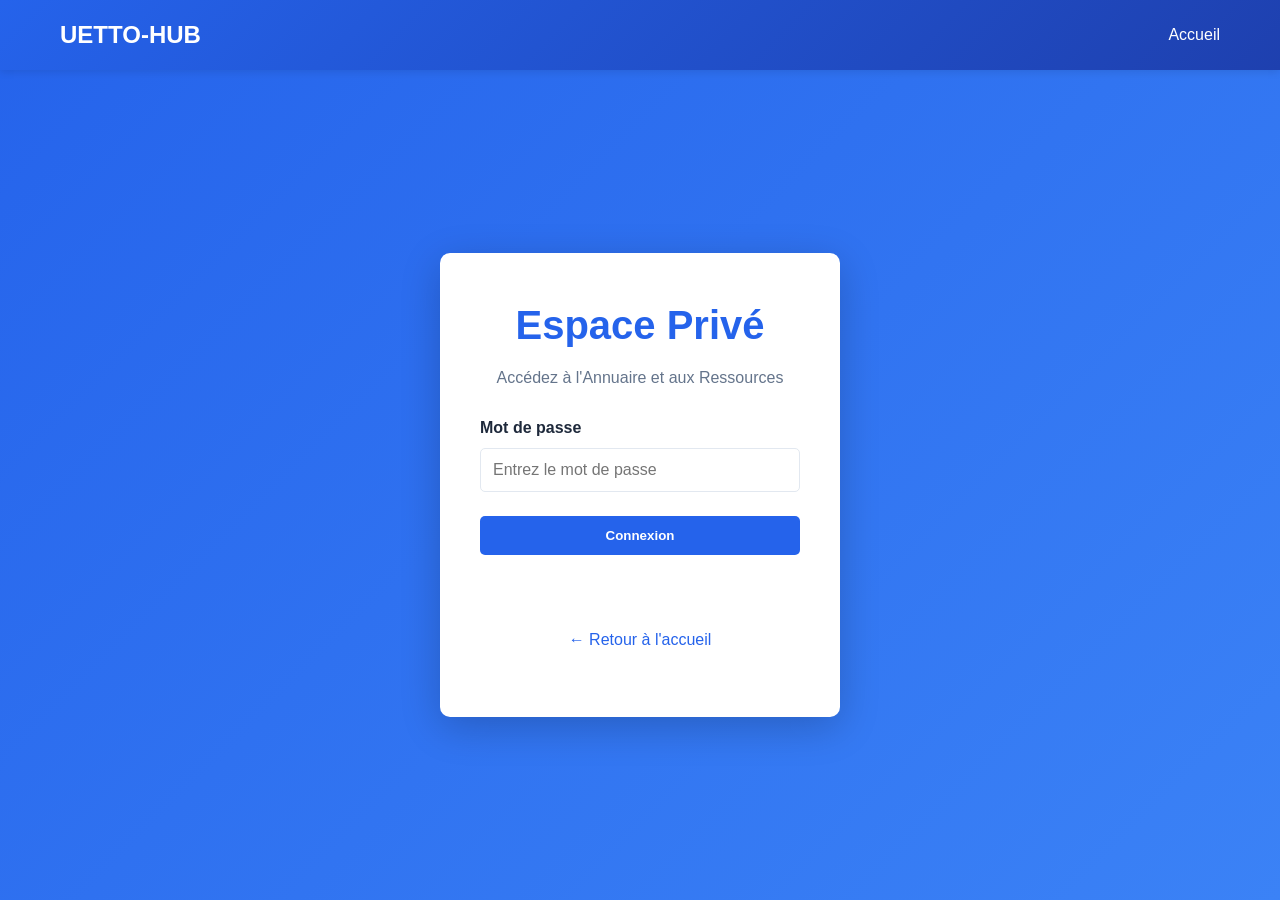
<file: login.html>
<!DOCTYPE html>
<html lang="fr">
<head>
    <meta charset="UTF-8">
    <meta name="viewport" content="width=device-width, initial-scale=1.0">
    <title>Connexion - UETTO-HUB</title>
    <link rel="stylesheet" href="css/style.css">
</head>
<body class="auth-page">
    <nav class="navbar">
        <div class="container">
            <div class="nav-brand">UETTO-HUB</div>
            <ul class="nav-links">
                <li><a href="index.html">Accueil</a></li>
            </ul>
        </div>
    </nav>

    <div class="auth-container">
        <div class="auth-box">
            <h1>Espace Privé</h1>
            <p>Accédez à l'Annuaire et aux Ressources</p>

            <form id="loginForm">
                <div class="form-group">
                    <label for="password">Mot de passe</label>
                    <input type="password" id="password" name="password" placeholder="Entrez le mot de passe" required>
                </div>
                <button type="submit" class="btn btn-primary btn-full">Connexion</button>
            </form>

            <div id="loginMessage" class="form-message"></div>

            <div class="auth-footer">
                <p><a href="index.html">← Retour à l'accueil</a></p>
            </div>
        </div>
    </div>

    <script>
        document.getElementById('loginForm').addEventListener('submit', function(e) {
            e.preventDefault();
            const password = document.getElementById('password').value;
            const messageDiv = document.getElementById('loginMessage');

            if (password === 'uetto2026') {
                localStorage.setItem('uetto_authenticated', 'true');
                localStorage.setItem('uetto_login_time', new Date().getTime());
                messageDiv.textContent = '✅ Connexion réussie! Redirection...';
                messageDiv.className = 'form-message success';
                setTimeout(() => window.location.href = 'dashboard.html', 1500);
            } else {
                messageDiv.textContent = '❌ Mot de passe incorrect';
                messageDiv.className = 'form-message error';
                document.getElementById('password').value = '';
            }
        });
    </script>
</body>
</html>
</file>
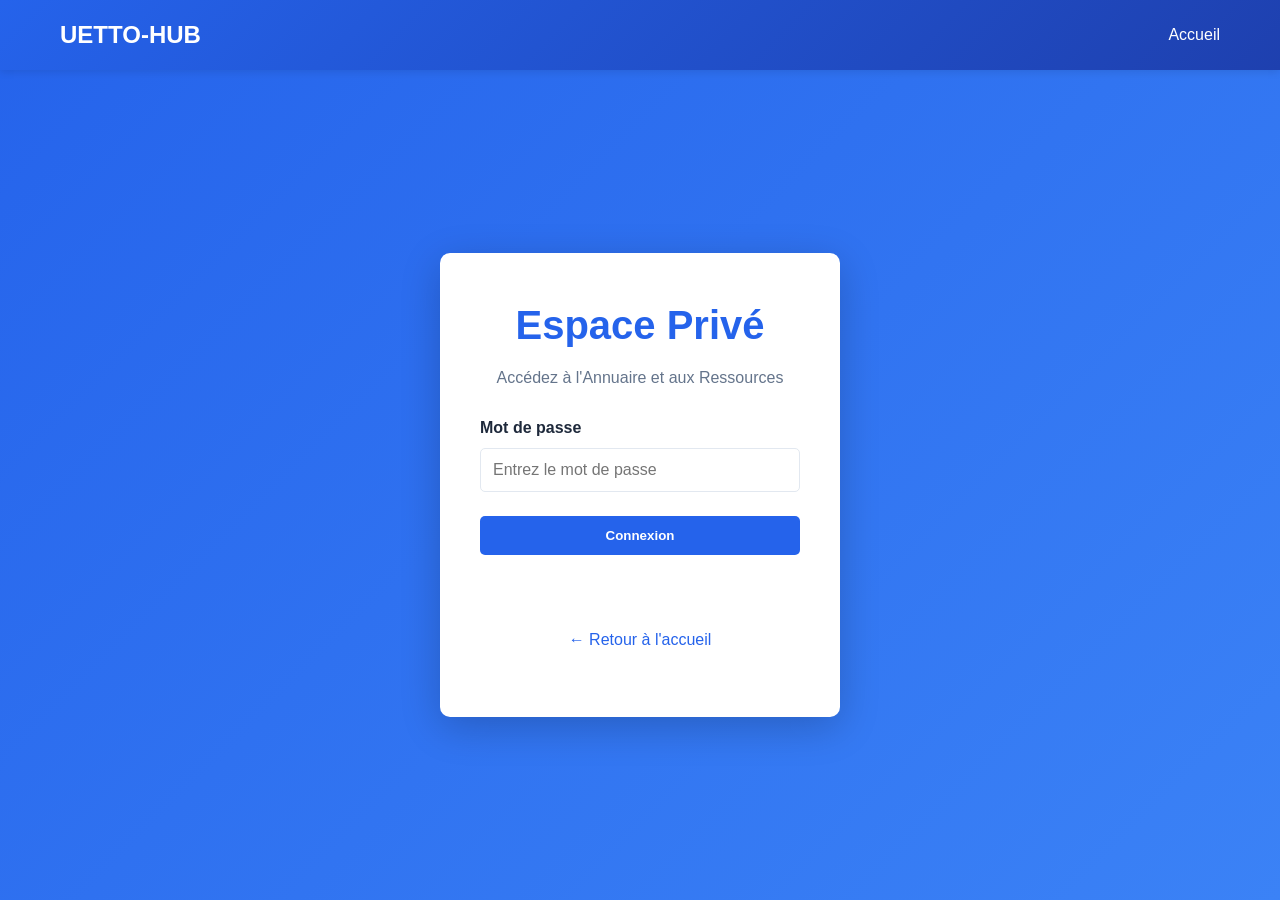
<file: ressources.html>
<!DOCTYPE html>
<html lang="fr">
<head>
    <meta charset="UTF-8">
    <meta name="viewport" content="width=device-width, initial-scale=1.0">
    <title>Ressources - UETTO-HUB</title>
    <link rel="stylesheet" href="css/style.css">
</head>
<body>
    <nav class="navbar">
        <div class="container">
            <div class="nav-brand">UETTO-HUB</div>
            <ul class="nav-links">
                <li><a href="index.html">Accueil</a></li>
                <li><a href="dashboard.html">Tableau de Bord</a></li>
                <li><a href="annuaire.html">Annuaire</a></li>
                <li><a href="ressources.html" class="active">Ressources</a></li>
                <li><button onclick="logout()" class="btn-logout">Déconnexion</button></li>
            </ul>
        </div>
    </nav>

    <div class="container" style="padding: 40px 20px;">
        <h1>Ressources & Cours</h1>
        <p class="subtitle">Accédez aux documents, cours et matériels partagés par la communauté</p>

        <div class="filters">
            <input type="text" id="searchInput" placeholder="Rechercher une ressource..." class="search-input">
            <select id="filterCategorie" class="filter-select">
                <option value="">Toutes les catégories</option>
            </select>
        </div>

        <div id="resourcesContainer" class="resources-grid">
        </div>
    </div>

    <footer>
        <div class="container">
            <p>&copy; 2026 UETTO-HUB. Tous droits réservés.</p>
        </div>
    </footer>

    <script>
        if (!localStorage.getItem('uetto_authenticated')) {
            window.location.href = 'login.html';
        }

        let allResources = [];

        document.addEventListener('DOMContentLoaded', function() {
            loadResources();
        });

        function loadResources() {
            fetch('data/resources.json')
                .then(response => response.json())
                .then(resources => {
                    allResources = resources;
                    displayResources(resources);
                    populateFilters(resources);
                })
                .catch(err => {
                    console.error('Erreur:', err);
                    document.getElementById('resourcesContainer').innerHTML = '<p>Erreur chargement des ressources</p>';
                });
        }

        function displayResources(resources) {
            const container = document.getElementById('resourcesContainer');
            if (resources.length === 0) {
                container.innerHTML = '<p style="grid-column: 1/-1; text-align: center;">Aucune ressource disponible pour le moment.</p>';
                return;
            }
            container.innerHTML = resources.map(resource => `
                <div class="resource-card">
                    <div class="resource-icon">${getIcon(resource.type)}</div>
                    <h3>${resource.titre}</h3>
                    <p>${resource.description}</p>
                    <span class="badge">${resource.categorie}</span>
                    ${resource.fichier ? `<a href="${resource.fichier}" class="btn btn-small" download>Télécharger</a>` : ''}
                    ${resource.lien ? `<a href="${resource.lien}" class="btn btn-small" target="_blank">Accéder</a>` : ''}
                </div>
            `).join('');
        }

        function getIcon(type) {
            const icons = {
                'pdf': '📄',
                'video': '🎥',
                'lien': '🔗',
                'image': '🖼️',
                'document': '📝'
            };
            return icons[type] || '📂';
        }

        function populateFilters(resources) {
            const categories = [...new Set(resources.map(r => r.categorie))];
            document.getElementById('filterCategorie').innerHTML = `
                <option value="">Toutes les catégories</option>
                ${categories.map(c => `<option value="${c}">${c}</option>`).join('')}
            `;
        }

        document.getElementById('searchInput').addEventListener('input', filterResources);
        document.getElementById('filterCategorie').addEventListener('change', filterResources);

        function filterResources() {
            const search = document.getElementById('searchInput').value.toLowerCase();
            const categorie = document.getElementById('filterCategorie').value;

            const filtered = allResources.filter(resource => {
                return (
                    (resource.titre.toLowerCase().includes(search) || resource.description.toLowerCase().includes(search)) &&
                    (!categorie || resource.categorie === categorie)
                );
            });

            displayResources(filtered);
        }

        function logout() {
            if (confirm('Êtes-vous sûr de vouloir vous déconnecter?')) {
                localStorage.removeItem('uetto_authenticated');
                localStorage.removeItem('uetto_admin');
                window.location.href = 'index.html';
            }
        }
    </script>
</body>
</html>
</file>
<file: css/style.css>
:root {
    --primary: #2563EB;
    --primary-dark: #1e40af;
    --primary-light: #3b82f6;
    --accent: #F97316;
    --accent-light: #fb923c;
    --bg-light: #f8fafc;
    --text-dark: #1e293b;
    --text-light: #64748b;
    --border: #e2e8f0;
    --success: #10b981;
    --error: #ef4444;
}

* {
    margin: 0;
    padding: 0;
    box-sizing: border-box;
}

body {
    font-family: 'Segoe UI', Tahoma, Geneva, Verdana, sans-serif;
    color: var(--text-dark);
    background-color: #ffffff;
    line-height: 1.6;
}

.container {
    max-width: 1200px;
    margin: 0 auto;
    padding: 0 20px;
}

/* Navbar */
.navbar {
    background: linear-gradient(135deg, var(--primary) 0%, var(--primary-dark) 100%);
    color: white;
    padding: 1rem 0;
    box-shadow: 0 2px 8px rgba(0,0,0,0.1);
    position: sticky;
    top: 0;
    z-index: 100;
}

.navbar .container {
    display: flex;
    justify-content: space-between;
    align-items: center;
}

.nav-brand {
    font-size: 1.5rem;
    font-weight: bold;
    color: white;
}

.nav-links {
    display: flex;
    list-style: none;
    gap: 2rem;
    align-items: center;
}

.nav-links a {
    color: white;
    text-decoration: none;
    transition: color 0.3s;
}

.nav-links a:hover,
.nav-links a.active {
    color: var(--accent);
}

.btn-login,
.btn-logout {
    background-color: var(--accent);
    color: white;
    border: none;
    padding: 0.5rem 1rem;
    border-radius: 5px;
    cursor: pointer;
    font-weight: 600;
    transition: background 0.3s;
}

.btn-login:hover,
.btn-logout:hover {
    background-color: var(--accent-light);
}

/* Hero Section */
.hero {
    background: linear-gradient(135deg, var(--primary) 0%, var(--primary-light) 100%);
    color: white;
    padding: 80px 20px;
    text-align: center;
}

.hero-content h1 {
    font-size: 3rem;
    margin-bottom: 1rem;
}

.hero-content p {
    font-size: 1.3rem;
    margin-bottom: 2rem;
    opacity: 0.9;
}

.hero-buttons {
    display: flex;
    gap: 1rem;
    justify-content: center;
    flex-wrap: wrap;
}

/* Buttons */
.btn {
    display: inline-block;
    padding: 0.75rem 1.5rem;
    border-radius: 5px;
    text-decoration: none;
    font-weight: 600;
    cursor: pointer;
    border: none;
    transition: all 0.3s;
}

.btn-primary {
    background-color: var(--primary);
    color: white;
}

.btn-primary:hover {
    background-color: var(--primary-dark);
    transform: translateY(-2px);
}

.btn-secondary {
    background-color: var(--accent);
    color: white;
}

.btn-secondary:hover {
    background-color: var(--accent-light);
    transform: translateY(-2px);
}

.btn-small {
    padding: 0.5rem 1rem;
    font-size: 0.9rem;
}

.btn-full {
    width: 100%;
}

/* Sections */
.section {
    padding: 60px 20px;
}

.section.bg-light {
    background-color: var(--bg-light);
}

h1, h2, h3 {
    color: var(--text-dark);
    margin-bottom: 1rem;
}

h1 {
    font-size: 2.5rem;
}

h2 {
    font-size: 2rem;
    text-align: center;
    margin-bottom: 2rem;
}

h3 {
    font-size: 1.3rem;
}

.subtitle {
    text-align: center;
    color: var(--text-light);
    font-size: 1.1rem;
    margin-bottom: 3rem;
}

/* Grid Layouts */
.grid-3 {
    display: grid;
    grid-template-columns: repeat(auto-fit, minmax(300px, 1fr));
    gap: 2rem;
}

.grid-2 {
    display: grid;
    grid-template-columns: repeat(auto-fit, minmax(250px, 1fr));
    gap: 2rem;
}

/* Cards */
.card {
    background: white;
    border: 1px solid var(--border);
    border-radius: 10px;
    padding: 2rem;
    transition: transform 0.3s, box-shadow 0.3s;
}

.card:hover {
    transform: translateY(-5px);
    box-shadow: 0 10px 25px rgba(0,0,0,0.1);
}

.card-service {
    background: white;
    border: 2px solid var(--border);
    border-radius: 10px;
    padding: 2rem;
    text-align: center;
    transition: all 0.3s;
}

.card-service:hover {
    border-color: var(--primary);
    box-shadow: 0 10px 30px rgba(37, 99, 235, 0.15);
}

.card-service .icon {
    font-size: 3rem;
    display: block;
    margin-bottom: 1rem;
}

/* News Grid */
.news-grid {
    display: grid;
    grid-template-columns: repeat(auto-fit, minmax(300px, 1fr));
    gap: 2rem;
}

.news-item {
    background: var(--bg-light);
    padding: 1.5rem;
    border-radius: 8px;
    border-left: 4px solid var(--primary);
}

.news-item h3 {
    margin-bottom: 0.5rem;
}

.news-item p {
    color: var(--text-light);
    font-size: 0.95rem;
}

/* Footer */
footer {
    background-color: var(--text-dark);
    color: white;
    padding: 2rem 0;
    text-align: center;
    margin-top: 4rem;
}

footer a {
    color: var(--accent);
    text-decoration: none;
}

footer a:hover {
    text-decoration: underline;
}

/* Guide Sections */
.guide-section {
    background: white;
    border-left: 4px solid var(--primary);
    padding: 2rem;
    margin: 2rem 0;
    border-radius: 5px;
}

.guide-content ul {
    margin-left: 2rem;
}

.guide-content li {
    margin: 0.5rem 0;
}

.faq {
    margin-top: 1rem;
}

details {
    background: var(--bg-light);
    padding: 1rem;
    margin: 0.5rem 0;
    border-radius: 5px;
    cursor: pointer;
}

details summary {
    font-weight: 600;
    color: var(--primary);
}

details p {
    margin-top: 1rem;
    color: var(--text-light);
}

/* Forms */
.form-group {
    margin-bottom: 1.5rem;
}

label {
    display: block;
    margin-bottom: 0.5rem;
    font-weight: 600;
    color: var(--text-dark);
}

input[type="text"],
input[type="email"],
input[type="password"],
input[type="tel"],
textarea,
select {
    width: 100%;
    padding: 0.75rem;
    border: 1px solid var(--border);
    border-radius: 5px;
    font-size: 1rem;
    font-family: inherit;
    transition: border-color 0.3s;
}

input:focus,
textarea:focus,
select:focus {
    outline: none;
    border-color: var(--primary);
    box-shadow: 0 0 0 3px rgba(37, 99, 235, 0.1);
}

textarea {
    resize: vertical;
}

.form-message {
    padding: 1rem;
    margin-top: 1rem;
    border-radius: 5px;
    text-align: center;
    font-weight: 600;
}

.form-message.success {
    background-color: #d1fae5;
    color: #065f46;
}

.form-message.error {
    background-color: #fee2e2;
    color: #7f1d1d;
}

/* Contact Section */
.contact-section {
    display: grid;
    grid-template-columns: 1fr 1fr;
    gap: 3rem;
}

.contact-form {
    background: white;
    padding: 2rem;
    border-radius: 10px;
    border: 1px solid var(--border);
}

.contact-info {
    background: var(--bg-light);
    padding: 2rem;
    border-radius: 10px;
}

.info-item {
    margin-bottom: 2rem;
}

.info-item h3 {
    margin-bottom: 0.5rem;
    color: var(--primary);
}

.social-link {
    color: var(--primary);
    text-decoration: none;
    margin-right: 0.5rem;
}

.social-link:hover {
    text-decoration: underline;
}

/* Authentication Page */
.auth-page {
    background: linear-gradient(135deg, var(--primary) 0%, var(--primary-light) 100%);
    min-height: 100vh;
    display: flex;
    flex-direction: column;
}

.auth-container {
    flex: 1;
    display: flex;
    justify-content: center;
    align-items: center;
    padding: 20px;
}

.auth-box {
    background: white;
    padding: 2.5rem;
    border-radius: 10px;
    box-shadow: 0 10px 40px rgba(0,0,0,0.2);
    width: 100%;
    max-width: 400px;
}

.auth-box h1 {
    text-align: center;
    color: var(--primary);
    margin-bottom: 0.5rem;
}

.auth-box p {
    text-align: center;
    color: var(--text-light);
    margin-bottom: 1.5rem;
}

.auth-footer {
    text-align: center;
    margin-top: 1.5rem;
}

.auth-footer a {
    color: var(--primary);
    text-decoration: none;
}

.auth-footer a:hover {
    text-decoration: underline;
}

/* Dashboard */
.dashboard-grid {
    display: grid;
    grid-template-columns: repeat(auto-fit, minmax(280px, 1fr));
    gap: 2rem;
    margin: 2rem 0;
}

.dashboard-card {
    background: white;
    border: 2px solid var(--border);
    border-radius: 10px;
    padding: 2rem;
    text-align: center;
    transition: all 0.3s;
}

.dashboard-card:hover {
    border-color: var(--primary);
    box-shadow: 0 10px 30px rgba(37, 99, 235, 0.15);
}

.dashboard-card h3 {
    margin-bottom: 1rem;
}

.info-box {
    background: var(--bg-light);
    border-left: 4px solid var(--primary);
    padding: 2rem;
    border-radius: 8px;
    margin-top: 2rem;
}

.info-box h2 {
    text-align: left;
}

.info-box ul {
    margin-left: 2rem;
}

.info-box li {
    margin: 0.5rem 0;
}

/* Students Grid */
.students-grid {
    display: grid;
    grid-template-columns: repeat(auto-fill, minmax(280px, 1fr));
    gap: 2rem;
}

.student-card {
    background: white;
    border: 1px solid var(--border);
    border-radius: 10px;
    overflow: hidden;
    transition: all 0.3s;
}

.student-card:hover {
    box-shadow: 0 10px 25px rgba(0,0,0,0.1);
    transform: translateY(-3px);
}

.student-photo {
    width: 100%;
    height: 200px;
    object-fit: cover;
}

.student-photo-placeholder {
    width: 100%;
    height: 200px;
    background: linear-gradient(135deg, var(--primary) 0%, var(--primary-light) 100%);
    display: flex;
    align-items: center;
    justify-content: center;
    font-size: 3rem;
    color: white;
}

.student-card > * {
    padding: 0 1.5rem;
}

.student-card h3 {
    margin-top: 1rem;
    margin-bottom: 0.5rem;
}

.student-card p {
    color: var(--text-light);
    font-size: 0.95rem;
    margin-bottom: 0.5rem;
}

.private-info {
    background: var(--bg-light);
    margin: 1rem -1.5rem -1rem -1.5rem;
    padding: 1rem 1.5rem;
    border-top: 1px solid var(--border);
}

.private-info p {
    margin-bottom: 0.5rem;
    color: var(--text-dark);
}

/* Resources Grid */
.resources-grid {
    display: grid;
    grid-template-columns: repeat(auto-fill, minmax(280px, 1fr));
    gap: 2rem;
}

.resource-card {
    background: white;
    border: 1px solid var(--border);
    border-radius: 10px;
    padding: 1.5rem;
    transition: all 0.3s;
}

.resource-card:hover {
    box-shadow: 0 10px 25px rgba(0,0,0,0.1);
    transform: translateY(-3px);
}

.resource-icon {
    font-size: 2.5rem;
    margin-bottom: 1rem;
}

.resource-card h3 {
    margin-bottom: 0.5rem;
}

.resource-card p {
    color: var(--text-light);
    margin-bottom: 1rem;
    font-size: 0.95rem;
}

.badge {
    display: inline-block;
    background: var(--primary);
    color: white;
    padding: 0.25rem 0.75rem;
    border-radius: 20px;
    font-size: 0.85rem;
    font-weight: 600;
}

/* Projects Grid */
.projects-grid {
    display: grid;
    grid-template-columns: repeat(auto-fill, minmax(300px, 1fr));
    gap: 2rem;
}

.project-card {
    background: white;
    border: 1px solid var(--border);
    border-radius: 10px;
    overflow: hidden;
    transition: all 0.3s;
}

.project-card:hover {
    box-shadow: 0 10px 25px rgba(0,0,0,0.1);
    transform: translateY(-3px);
}

.project-image {
    width: 100%;
    height: 200px;
    background: linear-gradient(135deg, var(--primary) 0%, var(--primary-light) 100%);
}

.project-content {
    padding: 1.5rem;
}

.project-content h3 {
    margin-bottom: 0.5rem;
}

.project-content p {
    color: var(--text-light);
    font-size: 0.95rem;
    margin-bottom: 0.5rem;
}

.project-date {
    color: var(--primary);
    font-weight: 600;
}

/* Filters */
.filters {
    display: flex;
    gap: 1rem;
    margin-bottom: 2rem;
    flex-wrap: wrap;
}

.search-input {
    flex: 1;
    min-width: 200px;
}

.filter-select {
    min-width: 150px;
}

/* Admin Panel */
.admin-tabs {
    display: flex;
    gap: 0;
    margin-bottom: 2rem;
    border-bottom: 2px solid var(--border);
}

.tab-btn {
    background: none;
    border: none;
    padding: 1rem 1.5rem;
    cursor: pointer;
    font-weight: 600;
    color: var(--text-light);
    border-bottom: 3px solid transparent;
    transition: all 0.3s;
}

.tab-btn.active {
    color: var(--primary);
    border-bottom-color: var(--primary);
}

.tab-btn:hover {
    color: var(--primary);
}

.tab-content {
    display: none;
    animation: fadeIn 0.3s;
}

.tab-content.active {
    display: block;
}

@keyframes fadeIn {
    from { opacity: 0; }
    to { opacity: 1; }
}

.admin-form {
    background: white;
    padding: 2rem;
    border-radius: 10px;
    border: 1px solid var(--border);
}

.form-input {
    width: 100%;
    padding: 0.75rem;
    border: 1px solid var(--border);
    border-radius: 5px;
    font-size: 1rem;
}

/* Responsive */
@media (max-width: 768px) {
    .nav-links {
        gap: 0.5rem;
        font-size: 0.9rem;
    }

    .hero-content h1 {
        font-size: 2rem;
    }

    .hero-buttons {
        flex-direction: column;
    }

    .contact-section {
        grid-template-columns: 1fr;
    }

    .filters {
        flex-direction: column;
    }

    .search-input,
    .filter-select {
        width: 100%;
    }

    .admin-tabs {
        flex-direction: column;
    }

    .tab-btn {
        border-bottom: none;
        border-left: 3px solid transparent;
        padding: 0.75rem;
    }

    .tab-btn.active {
        border-left-color: var(--primary);
        border-bottom: none;
    }
}

@media (max-width: 480px) {
    .nav-links {
        flex-direction: column;
        gap: 0.3rem;
    }

    .hero-content h1 {
        font-size: 1.5rem;
    }

    h2 {
        font-size: 1.3rem;
    }
}

/* Animations */
button:active {
    transform: scale(0.98);
}

a {
    color: var(--primary);
}

a:hover {
    color: var(--primary-dark);
}
</file>
